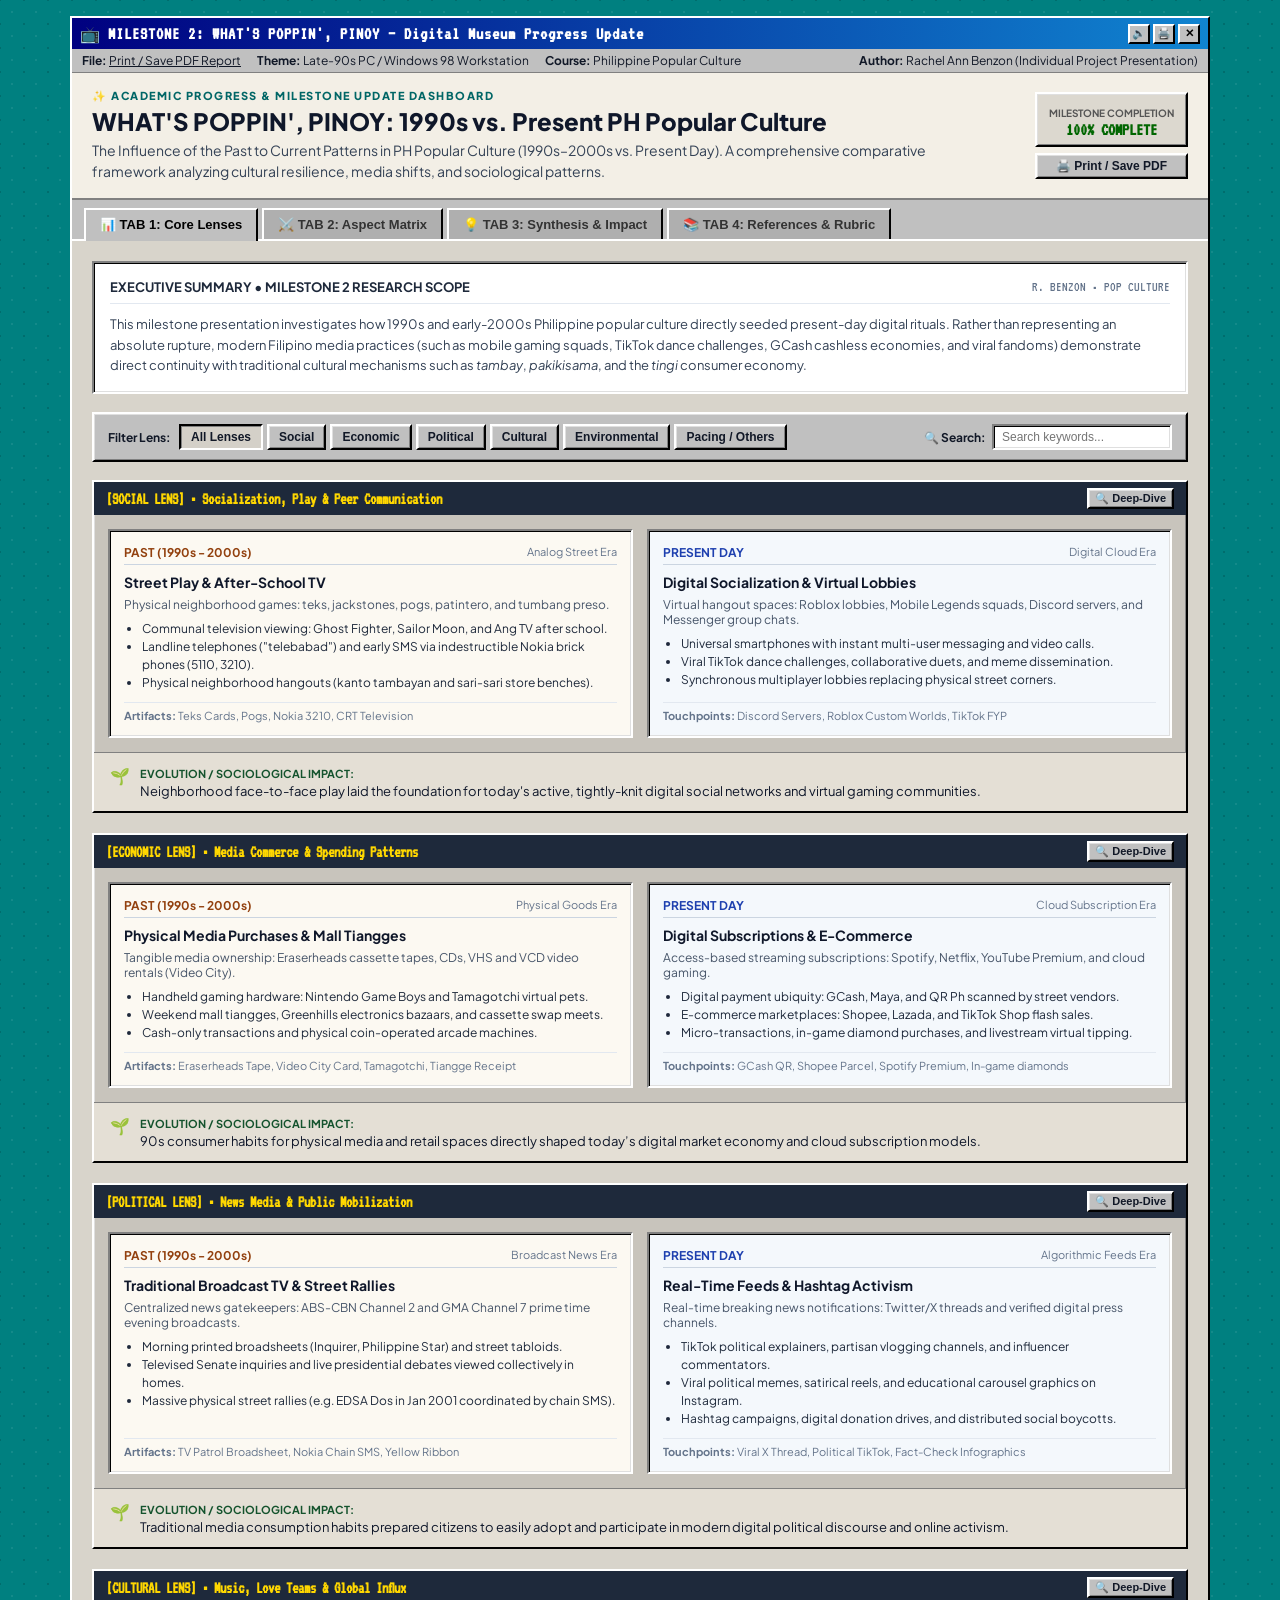
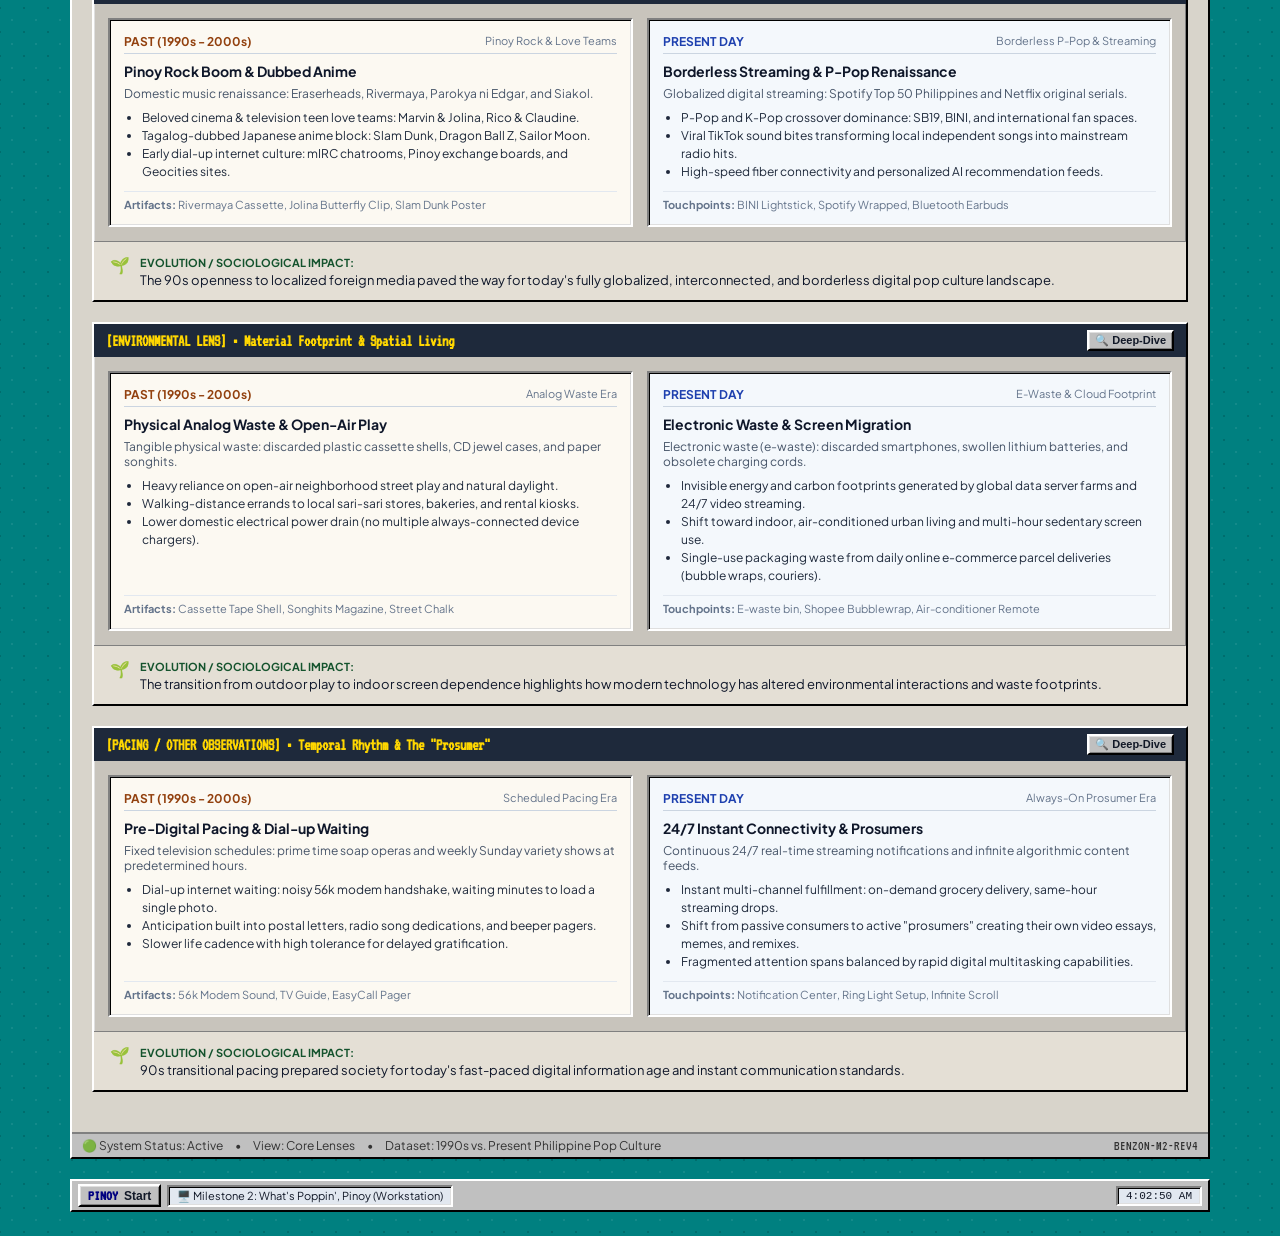
<file: standalone_dashboard.html>
<!DOCTYPE html>
<html lang="en">
<head>
  <meta charset="UTF-8">
  <meta name="viewport" content="width=device-width, initial-scale=1.0">
  <title>WHAT'S POPPIN', PINOY: 1990s vs. Present PH Popular Culture - Milestone 2 Dashboard</title>
  <meta name="description" content="Milestone 2: Interactive Progress & Milestone Update Dashboard for 'WHAT'S POPPIN', PINOY: 1990s vs. Present PH Popular Culture' by Rachel Ann Benzon.">
  <link rel="preconnect" href="https://fonts.googleapis.com">
  <link rel="preconnect" href="https://fonts.gstatic.com" crossorigin>
  <link href="https://fonts.googleapis.com/css2?family=Plus+Jakarta+Sans:wght@400;500;600;700;800&family=VT323&display=swap" rel="stylesheet">
  <style>
    * {
      box-sizing: border-box;
      margin: 0;
      padding: 0;
    }

    :root {
      --retro-bg: #008080;
      --retro-gray: #c0c0c0;
      --retro-dark: #000000;
      --retro-gray-shadow: #808080;
      --retro-light: #ffffff;
      --retro-blue-1: #000080;
      --retro-blue-2: #1084d0;
    }

    body {
      font-family: 'Plus Jakarta Sans', system-ui, -apple-system, sans-serif;
      background-color: var(--retro-bg);
      background-image: 
        radial-gradient(rgba(255, 255, 255, 0.08) 1px, transparent 0),
        radial-gradient(rgba(0, 0, 0, 0.15) 1px, #008080 0);
      background-size: 24px 24px;
      background-position: 0 0, 12px 12px;
      color: #111827;
      min-height: 100vh;
      padding: 16px 12px 24px 12px;
      display: flex;
      flex-direction: column;
      align-items: center;
      justify-content: space-between;
    }

    .font-pixel {
      font-family: 'VT323', monospace;
    }

    /* Classic Windows 95/98 3D Beveled Borders */
    .retro-window {
      background-color: var(--retro-gray);
      border-top: 2px solid #ffffff;
      border-left: 2px solid #ffffff;
      border-right: 2px solid #000000;
      border-bottom: 2px solid #000000;
      box-shadow: inset 1px 1px 0px #dfdfdf, inset -1px -1px 0px #808080;
      width: 100%;
      max-width: 1140px;
      overflow: hidden;
      margin-bottom: 20px;
    }

    .retro-sunken {
      background-color: #ffffff;
      border-top: 2px solid #808080;
      border-left: 2px solid #808080;
      border-right: 2px solid #ffffff;
      border-bottom: 2px solid #ffffff;
      box-shadow: inset 1px 1px 0px #000000, inset -1px -1px 0px #dfdfdf;
    }

    .retro-btn {
      background-color: var(--retro-gray);
      border-top: 2px solid #ffffff;
      border-left: 2px solid #ffffff;
      border-right: 2px solid #000000;
      border-bottom: 2px solid #000000;
      box-shadow: inset 1px 1px 0px #dfdfdf, inset -1px -1px 0px #808080;
      cursor: pointer;
      user-select: none;
      padding: 4px 10px;
      font-size: 12px;
      font-weight: 600;
      display: inline-flex;
      align-items: center;
      gap: 6px;
      color: #111827;
      text-decoration: none;
    }

    .retro-btn:active, .retro-btn.active {
      border-top: 2px solid #000000;
      border-left: 2px solid #000000;
      border-right: 2px solid #ffffff;
      border-bottom: 2px solid #ffffff;
      box-shadow: inset 1px 1px 0px #808080;
      background-color: #d4d0c8;
    }

    .retro-titlebar {
      background: linear-gradient(90deg, #000080, #1084d0);
      color: #ffffff;
      padding: 5px 8px;
      display: flex;
      align-items: center;
      justify-content: space-between;
      user-select: none;
    }

    .retro-title-buttons {
      display: flex;
      gap: 3px;
    }

    .retro-title-btn {
      width: 22px;
      height: 20px;
      background: #c0c0c0;
      border-top: 2px solid #ffffff;
      border-left: 2px solid #ffffff;
      border-right: 2px solid #000000;
      border-bottom: 2px solid #000000;
      font-size: 11px;
      font-weight: bold;
      display: flex;
      align-items: center;
      justify-content: center;
      cursor: pointer;
      color: #000;
    }

    .retro-menubar {
      background-color: #c0c0c0;
      border-bottom: 1px solid #808080;
      padding: 4px 10px;
      font-size: 12px;
      display: flex;
      justify-content: space-between;
      align-items: center;
      flex-wrap: wrap;
      gap: 8px;
    }

    .retro-menubar-items {
      display: flex;
      gap: 16px;
      align-items: center;
    }

    .retro-header-banner {
      background-color: #f3efe6;
      border-bottom: 2px solid #808080;
      padding: 16px 20px;
      display: flex;
      flex-direction: column;
      gap: 10px;
    }

    @media (min-width: 768px) {
      .retro-header-banner {
        flex-direction: row;
        justify-content: space-between;
        align-items: center;
      }
    }

    .retro-tabs-strip {
      background-color: #c0c0c0;
      padding: 8px 12px 0 12px;
      display: flex;
      flex-wrap: wrap;
      gap: 4px;
      border-bottom: 2px solid #ffffff;
    }

    .retro-tab-item {
      background-color: #afafaf;
      border-top: 2px solid #ffffff;
      border-left: 2px solid #ffffff;
      border-right: 2px solid #000000;
      border-bottom: none;
      padding: 7px 14px;
      font-size: 13px;
      font-weight: 700;
      cursor: pointer;
      user-select: none;
      color: #333333;
      transition: background 0.1s;
    }

    .retro-tab-item.active {
      background-color: #c0c0c0;
      color: #000000;
      margin-bottom: -2px;
      padding-bottom: 9px;
      z-index: 2;
    }

    .retro-canvas {
      background-color: #d8d4cb;
      padding: 20px;
      min-height: 520px;
    }

    .lens-card {
      background-color: #c8c4bc;
      margin-bottom: 20px;
    }

    .lens-header {
      background-color: #1e293b;
      color: #ffffff;
      padding: 6px 12px;
      display: flex;
      justify-content: space-between;
      align-items: center;
      font-size: 12px;
    }

    .lens-grid {
      display: grid;
      grid-template-columns: 1fr;
      gap: 14px;
      padding: 14px;
    }

    @media (min-width: 768px) {
      .lens-grid {
        grid-template-columns: 1fr 1fr;
      }
    }

    .lens-col {
      padding: 14px;
      display: flex;
      flex-direction: column;
      justify-content: space-between;
    }

    .col-past {
      background-color: #fcf9f2;
    }

    .col-present {
      background-color: #f4f8fc;
    }

    .lens-evolution {
      background-color: #e4dfd5;
      padding: 12px 16px;
      border-top: 1px solid #808080;
      font-size: 13px;
      display: flex;
      gap: 10px;
      align-items: flex-start;
    }

    .retro-statusbar {
      background-color: #c0c0c0;
      border-top: 2px solid #808080;
      padding: 4px 10px;
      font-size: 12px;
      color: #333333;
      display: flex;
      justify-content: space-between;
      flex-wrap: wrap;
      gap: 8px;
    }

    .taskbar {
      width: 100%;
      max-width: 1140px;
      background-color: #c0c0c0;
      border-top: 2px solid #ffffff;
      border-left: 2px solid #ffffff;
      border-right: 2px solid #000000;
      border-bottom: 2px solid #000000;
      padding: 3px 6px;
      display: flex;
      align-items: center;
      justify-content: space-between;
      font-size: 12px;
    }

    /* Modal Backdrop */
    .retro-modal-backdrop {
      display: none;
      position: fixed;
      top: 0;
      left: 0;
      right: 0;
      bottom: 0;
      background: rgba(0, 0, 0, 0.6);
      z-index: 999;
      align-items: center;
      justify-content: center;
      padding: 16px;
    }

    .retro-modal-backdrop.show {
      display: flex;
    }

    .retro-modal-window {
      background-color: #c0c0c0;
      width: 100%;
      max-width: 650px;
      max-height: 85vh;
      display: flex;
      flex-direction: column;
      overflow: hidden;
    }

    .modal-body {
      padding: 16px;
      overflow-y: auto;
      background-color: #dcd8cf;
      font-size: 13px;
      line-height: 1.6;
    }

    /* Print styles */
    @media print {
      body {
        background: #ffffff !important;
        color: #000000 !important;
        padding: 0 !important;
      }
      .no-print, .retro-tabs-strip, .taskbar, .retro-menubar, .filter-strip {
        display: none !important;
      }
      .retro-window {
        border: none !important;
        box-shadow: none !important;
        max-width: 100% !important;
      }
      .tab-content {
        display: block !important;
        page-break-after: always;
      }
    }
  </style>
</head>
<body>

  <!-- Main Workstation Window -->
  <main class="retro-window">
    
    <!-- Titlebar -->
    <div class="retro-titlebar">
      <div style="display: flex; align-items: center; gap: 8px;">
        <span style="color: #ffd700;">📺</span>
        <span class="font-pixel" style="font-size: 18px; font-weight: bold; letter-spacing: 1px;">
          MILESTONE 2: WHAT'S POPPIN', PINOY — Digital Museum Progress Update
        </span>
      </div>
      <div class="retro-title-buttons no-print">
        <button class="retro-title-btn" onclick="toggleAudio()" id="soundBtn" title="Toggle 90s Sound Effects">🔊</button>
        <button class="retro-title-btn" onclick="window.print()" title="Print / Save PDF">🖨️</button>
        <button class="retro-title-btn" onclick="alert('Workstation running in active museum review mode.')">✕</button>
      </div>
    </div>

    <!-- Retro Menubar -->
    <div class="retro-menubar no-print">
      <div class="retro-menubar-items">
        <span><strong>File:</strong> <a href="javascript:window.print()" style="color: inherit; text-decoration: underline;">Print / Save PDF Report</a></span>
        <span><strong>Theme:</strong> Late-90s PC / Windows 98 Workstation</span>
        <span><strong>Course:</strong> Philippine Popular Culture</span>
      </div>
      <div>
        <span><strong>Author:</strong> Rachel Ann Benzon (Individual Project Presentation)</span>
      </div>
    </div>

    <!-- Header Banner -->
    <header class="retro-header-banner">
      <div>
        <div style="font-size: 11px; text-transform: uppercase; font-weight: 800; color: #006666; letter-spacing: 1.5px; margin-bottom: 4px;">
          ✨ ACADEMIC PROGRESS & MILESTONE UPDATE DASHBOARD
        </div>
        <h1 style="font-size: 24px; font-weight: 800; color: #0f172a; line-height: 1.2;">
          WHAT'S POPPIN', PINOY: 1990s vs. Present PH Popular Culture
        </h1>
        <p style="font-size: 14px; color: #334155; margin-top: 4px; max-width: 850px; line-height: 1.5;">
          The Influence of the Past to Current Patterns in PH Popular Culture (1990s–2000s vs. Present Day).
          A comprehensive comparative framework analyzing cultural resilience, media shifts, and sociological patterns.
        </p>
      </div>
      <div style="display: flex; flex-direction: column; gap: 6px; align-items: flex-start;">
        <div class="retro-window" style="margin: 0; padding: 6px 12px; background: #dcd8cf; text-align: center;">
          <span style="font-size: 10px; font-weight: bold; color: #555; text-transform: uppercase;">Milestone Completion</span>
          <div class="font-pixel" style="font-size: 18px; font-weight: bold; color: #006600;">100% COMPLETE</div>
        </div>
        <button class="retro-btn no-print" onclick="window.print()" style="width: 100%; justify-content: center;">
          🖨️ Print / Save PDF
        </button>
      </div>
    </header>

    <!-- Navigation Tabs Strip -->
    <nav class="retro-tabs-strip no-print">
      <button class="retro-tab-item active" onclick="switchTab('tab1', this)">
        📊 TAB 1: Core Lenses
      </button>
      <button class="retro-tab-item" onclick="switchTab('tab2', this)">
        ⚔️ TAB 2: Aspect Matrix
      </button>
      <button class="retro-tab-item" onclick="switchTab('tab3', this)">
        💡 TAB 3: Synthesis & Impact
      </button>
      <button class="retro-tab-item" onclick="switchTab('tab4', this)">
        📚 TAB 4: References & Rubric
      </button>
    </nav>

    <!-- Canvas Area -->
    <div class="retro-canvas">
      
      <!-- ======================================================== -->
      <!-- TAB 1: EXECUTIVE SUMMARY & CORE LENSES                   -->
      <!-- ======================================================== -->
      <section id="tab1" class="tab-content">
        <!-- Summary Box -->
        <div class="retro-sunken" style="padding: 16px; margin-bottom: 18px;">
          <div style="display: flex; justify-content: space-between; align-items: center; border-bottom: 1px solid #e2e8f0; padding-bottom: 8px; margin-bottom: 10px;">
            <strong style="font-size: 13px; text-transform: uppercase; color: #1e293b;">
              Executive Summary • Milestone 2 Research Scope
            </strong>
            <span class="font-pixel" style="font-size: 14px; color: #64748b;">R. BENZON • POP CULTURE</span>
          </div>
          <p style="font-size: 13px; color: #334155; line-height: 1.6;">
            This milestone presentation investigates how 1990s and early-2000s Philippine popular culture directly seeded present-day digital rituals.
            Rather than representing an absolute rupture, modern Filipino media practices (such as mobile gaming squads, TikTok dance challenges, GCash cashless economies, and viral fandoms)
            demonstrate direct continuity with traditional cultural mechanisms such as <em>tambay</em>, <em>pakikisama</em>, and the <em>tingi</em> consumer economy.
          </p>
        </div>

        <!-- Filter & Search Toolbar -->
        <div class="filter-strip retro-window no-print" style="margin-bottom: 18px; padding: 10px 14px; background: #c0c0c0; display: flex; flex-wrap: wrap; gap: 10px; justify-content: space-between; align-items: center;">
          <div style="display: flex; gap: 4px; align-items: center; flex-wrap: wrap;">
            <span style="font-size: 12px; font-weight: bold; margin-right: 4px;">Filter Lens:</span>
            <button class="retro-btn active" onclick="filterLens('all', this)">All Lenses</button>
            <button class="retro-btn" onclick="filterLens('social', this)">Social</button>
            <button class="retro-btn" onclick="filterLens('economic', this)">Economic</button>
            <button class="retro-btn" onclick="filterLens('political', this)">Political</button>
            <button class="retro-btn" onclick="filterLens('cultural', this)">Cultural</button>
            <button class="retro-btn" onclick="filterLens('environmental', this)">Environmental</button>
            <button class="retro-btn" onclick="filterLens('pacing', this)">Pacing / Others</button>
          </div>
          <div style="display: flex; align-items: center; gap: 6px;">
            <span style="font-size: 12px; font-weight: bold;">🔍 Search:</span>
            <input type="text" id="lensSearch" onkeyup="searchLenses()" placeholder="Search keywords..." class="retro-sunken" style="padding: 4px 8px; font-size: 12px; width: 180px;">
          </div>
        </div>

        <!-- Cards Container -->
        <div id="lensesContainer">
          
          <!-- SOCIAL LENS -->
          <article class="lens-card retro-window" data-lens="social">
            <div class="lens-header">
              <span class="font-pixel" style="font-size: 16px; color: #ffd700; font-weight: bold;">[SOCIAL LENS] • Socialization, Play & Peer Communication</span>
              <button class="retro-btn no-print" onclick="openModal('social')" style="padding: 2px 6px; font-size: 11px;">🔍 Deep-Dive</button>
            </div>
            <div class="lens-grid">
              <div class="lens-col col-past retro-sunken">
                <div>
                  <div style="display: flex; justify-content: space-between; border-bottom: 1px solid #cbd5e1; padding-bottom: 4px; margin-bottom: 8px;">
                    <strong style="color: #92400e; font-size: 12px;">PAST (1990s - 2000s)</strong>
                    <span style="font-size: 11px; color: #64748b;">Analog Street Era</span>
                  </div>
                  <h3 style="font-size: 14px; font-weight: 700; margin-bottom: 6px; color: #0f172a;">Street Play & After-School TV</h3>
                  <p style="font-size: 12px; color: #475569; margin-bottom: 8px;">Physical neighborhood games: teks, jackstones, pogs, patintero, and tumbang preso.</p>
                  <ul style="font-size: 12px; color: #1e293b; padding-left: 18px; line-height: 1.5;">
                    <li>Communal television viewing: Ghost Fighter, Sailor Moon, and Ang TV after school.</li>
                    <li>Landline telephones ("telebabad") and early SMS via indestructible Nokia brick phones (5110, 3210).</li>
                    <li>Physical neighborhood hangouts (kanto tambayan and sari-sari store benches).</li>
                  </ul>
                </div>
                <div style="margin-top: 10px; font-size: 11px; color: #64748b; border-top: 1px solid #e2e8f0; padding-top: 6px;">
                  <strong>Artifacts:</strong> Teks Cards, Pogs, Nokia 3210, CRT Television
                </div>
              </div>
              <div class="lens-col col-present retro-sunken">
                <div>
                  <div style="display: flex; justify-content: space-between; border-bottom: 1px solid #cbd5e1; padding-bottom: 4px; margin-bottom: 8px;">
                    <strong style="color: #1e40af; font-size: 12px;">PRESENT DAY</strong>
                    <span style="font-size: 11px; color: #64748b;">Digital Cloud Era</span>
                  </div>
                  <h3 style="font-size: 14px; font-weight: 700; margin-bottom: 6px; color: #0f172a;">Digital Socialization & Virtual Lobbies</h3>
                  <p style="font-size: 12px; color: #475569; margin-bottom: 8px;">Virtual hangout spaces: Roblox lobbies, Mobile Legends squads, Discord servers, and Messenger group chats.</p>
                  <ul style="font-size: 12px; color: #1e293b; padding-left: 18px; line-height: 1.5;">
                    <li>Universal smartphones with instant multi-user messaging and video calls.</li>
                    <li>Viral TikTok dance challenges, collaborative duets, and meme dissemination.</li>
                    <li>Synchronous multiplayer lobbies replacing physical street corners.</li>
                  </ul>
                </div>
                <div style="margin-top: 10px; font-size: 11px; color: #64748b; border-top: 1px solid #e2e8f0; padding-top: 6px;">
                  <strong>Touchpoints:</strong> Discord Servers, Roblox Custom Worlds, TikTok FYP
                </div>
              </div>
            </div>
            <div class="lens-evolution">
              <span style="color: #166534; font-size: 16px;">🌱</span>
              <div>
                <strong style="color: #14532d; font-size: 11px; text-transform: uppercase;">Evolution / Sociological Impact:</strong>
                <p style="color: #0f172a; margin-top: 2px;">
                  Neighborhood face-to-face play laid the foundation for today's active, tightly-knit digital social networks and virtual gaming communities.
                </p>
              </div>
            </div>
          </article>

          <!-- ECONOMIC LENS -->
          <article class="lens-card retro-window" data-lens="economic">
            <div class="lens-header">
              <span class="font-pixel" style="font-size: 16px; color: #ffd700; font-weight: bold;">[ECONOMIC LENS] • Media Commerce & Spending Patterns</span>
              <button class="retro-btn no-print" onclick="openModal('economic')" style="padding: 2px 6px; font-size: 11px;">🔍 Deep-Dive</button>
            </div>
            <div class="lens-grid">
              <div class="lens-col col-past retro-sunken">
                <div>
                  <div style="display: flex; justify-content: space-between; border-bottom: 1px solid #cbd5e1; padding-bottom: 4px; margin-bottom: 8px;">
                    <strong style="color: #92400e; font-size: 12px;">PAST (1990s - 2000s)</strong>
                    <span style="font-size: 11px; color: #64748b;">Physical Goods Era</span>
                  </div>
                  <h3 style="font-size: 14px; font-weight: 700; margin-bottom: 6px; color: #0f172a;">Physical Media Purchases & Mall Tiangges</h3>
                  <p style="font-size: 12px; color: #475569; margin-bottom: 8px;">Tangible media ownership: Eraserheads cassette tapes, CDs, VHS and VCD video rentals (Video City).</p>
                  <ul style="font-size: 12px; color: #1e293b; padding-left: 18px; line-height: 1.5;">
                    <li>Handheld gaming hardware: Nintendo Game Boys and Tamagotchi virtual pets.</li>
                    <li>Weekend mall tiangges, Greenhills electronics bazaars, and cassette swap meets.</li>
                    <li>Cash-only transactions and physical coin-operated arcade machines.</li>
                  </ul>
                </div>
                <div style="margin-top: 10px; font-size: 11px; color: #64748b; border-top: 1px solid #e2e8f0; padding-top: 6px;">
                  <strong>Artifacts:</strong> Eraserheads Tape, Video City Card, Tamagotchi, Tiangge Receipt
                </div>
              </div>
              <div class="lens-col col-present retro-sunken">
                <div>
                  <div style="display: flex; justify-content: space-between; border-bottom: 1px solid #cbd5e1; padding-bottom: 4px; margin-bottom: 8px;">
                    <strong style="color: #1e40af; font-size: 12px;">PRESENT DAY</strong>
                    <span style="font-size: 11px; color: #64748b;">Cloud Subscription Era</span>
                  </div>
                  <h3 style="font-size: 14px; font-weight: 700; margin-bottom: 6px; color: #0f172a;">Digital Subscriptions & E-Commerce</h3>
                  <p style="font-size: 12px; color: #475569; margin-bottom: 8px;">Access-based streaming subscriptions: Spotify, Netflix, YouTube Premium, and cloud gaming.</p>
                  <ul style="font-size: 12px; color: #1e293b; padding-left: 18px; line-height: 1.5;">
                    <li>Digital payment ubiquity: GCash, Maya, and QR Ph scanned by street vendors.</li>
                    <li>E-commerce marketplaces: Shopee, Lazada, and TikTok Shop flash sales.</li>
                    <li>Micro-transactions, in-game diamond purchases, and livestream virtual tipping.</li>
                  </ul>
                </div>
                <div style="margin-top: 10px; font-size: 11px; color: #64748b; border-top: 1px solid #e2e8f0; padding-top: 6px;">
                  <strong>Touchpoints:</strong> GCash QR, Shopee Parcel, Spotify Premium, In-game diamonds
                </div>
              </div>
            </div>
            <div class="lens-evolution">
              <span style="color: #166534; font-size: 16px;">🌱</span>
              <div>
                <strong style="color: #14532d; font-size: 11px; text-transform: uppercase;">Evolution / Sociological Impact:</strong>
                <p style="color: #0f172a; margin-top: 2px;">
                  90s consumer habits for physical media and retail spaces directly shaped today’s digital market economy and cloud subscription models.
                </p>
              </div>
            </div>
          </article>

          <!-- POLITICAL LENS -->
          <article class="lens-card retro-window" data-lens="political">
            <div class="lens-header">
              <span class="font-pixel" style="font-size: 16px; color: #ffd700; font-weight: bold;">[POLITICAL LENS] • News Media & Public Mobilization</span>
              <button class="retro-btn no-print" onclick="openModal('political')" style="padding: 2px 6px; font-size: 11px;">🔍 Deep-Dive</button>
            </div>
            <div class="lens-grid">
              <div class="lens-col col-past retro-sunken">
                <div>
                  <div style="display: flex; justify-content: space-between; border-bottom: 1px solid #cbd5e1; padding-bottom: 4px; margin-bottom: 8px;">
                    <strong style="color: #92400e; font-size: 12px;">PAST (1990s - 2000s)</strong>
                    <span style="font-size: 11px; color: #64748b;">Broadcast News Era</span>
                  </div>
                  <h3 style="font-size: 14px; font-weight: 700; margin-bottom: 6px; color: #0f172a;">Traditional Broadcast TV & Street Rallies</h3>
                  <p style="font-size: 12px; color: #475569; margin-bottom: 8px;">Centralized news gatekeepers: ABS-CBN Channel 2 and GMA Channel 7 prime time evening broadcasts.</p>
                  <ul style="font-size: 12px; color: #1e293b; padding-left: 18px; line-height: 1.5;">
                    <li>Morning printed broadsheets (Inquirer, Philippine Star) and street tabloids.</li>
                    <li>Televised Senate inquiries and live presidential debates viewed collectively in homes.</li>
                    <li>Massive physical street rallies (e.g. EDSA Dos in Jan 2001 coordinated by chain SMS).</li>
                  </ul>
                </div>
                <div style="margin-top: 10px; font-size: 11px; color: #64748b; border-top: 1px solid #e2e8f0; padding-top: 6px;">
                  <strong>Artifacts:</strong> TV Patrol Broadsheet, Nokia Chain SMS, Yellow Ribbon
                </div>
              </div>
              <div class="lens-col col-present retro-sunken">
                <div>
                  <div style="display: flex; justify-content: space-between; border-bottom: 1px solid #cbd5e1; padding-bottom: 4px; margin-bottom: 8px;">
                    <strong style="color: #1e40af; font-size: 12px;">PRESENT DAY</strong>
                    <span style="font-size: 11px; color: #64748b;">Algorithmic Feeds Era</span>
                  </div>
                  <h3 style="font-size: 14px; font-weight: 700; margin-bottom: 6px; color: #0f172a;">Real-Time Feeds & Hashtag Activism</h3>
                  <p style="font-size: 12px; color: #475569; margin-bottom: 8px;">Real-time breaking news notifications: Twitter/X threads and verified digital press channels.</p>
                  <ul style="font-size: 12px; color: #1e293b; padding-left: 18px; line-height: 1.5;">
                    <li>TikTok political explainers, partisan vlogging channels, and influencer commentators.</li>
                    <li>Viral political memes, satirical reels, and educational carousel graphics on Instagram.</li>
                    <li>Hashtag campaigns, digital donation drives, and distributed social boycotts.</li>
                  </ul>
                </div>
                <div style="margin-top: 10px; font-size: 11px; color: #64748b; border-top: 1px solid #e2e8f0; padding-top: 6px;">
                  <strong>Touchpoints:</strong> Viral X Thread, Political TikTok, Fact-Check Infographics
                </div>
              </div>
            </div>
            <div class="lens-evolution">
              <span style="color: #166534; font-size: 16px;">🌱</span>
              <div>
                <strong style="color: #14532d; font-size: 11px; text-transform: uppercase;">Evolution / Sociological Impact:</strong>
                <p style="color: #0f172a; margin-top: 2px;">
                  Traditional media consumption habits prepared citizens to easily adopt and participate in modern digital political discourse and online activism.
                </p>
              </div>
            </div>
          </article>

          <!-- CULTURAL LENS -->
          <article class="lens-card retro-window" data-lens="cultural">
            <div class="lens-header">
              <span class="font-pixel" style="font-size: 16px; color: #ffd700; font-weight: bold;">[CULTURAL LENS] • Music, Love Teams & Global Influx</span>
              <button class="retro-btn no-print" onclick="openModal('cultural')" style="padding: 2px 6px; font-size: 11px;">🔍 Deep-Dive</button>
            </div>
            <div class="lens-grid">
              <div class="lens-col col-past retro-sunken">
                <div>
                  <div style="display: flex; justify-content: space-between; border-bottom: 1px solid #cbd5e1; padding-bottom: 4px; margin-bottom: 8px;">
                    <strong style="color: #92400e; font-size: 12px;">PAST (1990s - 2000s)</strong>
                    <span style="font-size: 11px; color: #64748b;">Pinoy Rock & Love Teams</span>
                  </div>
                  <h3 style="font-size: 14px; font-weight: 700; margin-bottom: 6px; color: #0f172a;">Pinoy Rock Boom & Dubbed Anime</h3>
                  <p style="font-size: 12px; color: #475569; margin-bottom: 8px;">Domestic music renaissance: Eraserheads, Rivermaya, Parokya ni Edgar, and Siakol.</p>
                  <ul style="font-size: 12px; color: #1e293b; padding-left: 18px; line-height: 1.5;">
                    <li>Beloved cinema & television teen love teams: Marvin & Jolina, Rico & Claudine.</li>
                    <li>Tagalog-dubbed Japanese anime block: Slam Dunk, Dragon Ball Z, Sailor Moon.</li>
                    <li>Early dial-up internet culture: mIRC chatrooms, Pinoy exchange boards, and Geocities sites.</li>
                  </ul>
                </div>
                <div style="margin-top: 10px; font-size: 11px; color: #64748b; border-top: 1px solid #e2e8f0; padding-top: 6px;">
                  <strong>Artifacts:</strong> Rivermaya Cassette, Jolina Butterfly Clip, Slam Dunk Poster
                </div>
              </div>
              <div class="lens-col col-present retro-sunken">
                <div>
                  <div style="display: flex; justify-content: space-between; border-bottom: 1px solid #cbd5e1; padding-bottom: 4px; margin-bottom: 8px;">
                    <strong style="color: #1e40af; font-size: 12px;">PRESENT DAY</strong>
                    <span style="font-size: 11px; color: #64748b;">Borderless P-Pop & Streaming</span>
                  </div>
                  <h3 style="font-size: 14px; font-weight: 700; margin-bottom: 6px; color: #0f172a;">Borderless Streaming & P-Pop Renaissance</h3>
                  <p style="font-size: 12px; color: #475569; margin-bottom: 8px;">Globalized digital streaming: Spotify Top 50 Philippines and Netflix original serials.</p>
                  <ul style="font-size: 12px; color: #1e293b; padding-left: 18px; line-height: 1.5;">
                    <li>P-Pop and K-Pop crossover dominance: SB19, BINI, and international fan spaces.</li>
                    <li>Viral TikTok sound bites transforming local independent songs into mainstream radio hits.</li>
                    <li>High-speed fiber connectivity and personalized AI recommendation feeds.</li>
                  </ul>
                </div>
                <div style="margin-top: 10px; font-size: 11px; color: #64748b; border-top: 1px solid #e2e8f0; padding-top: 6px;">
                  <strong>Touchpoints:</strong> BINI Lightstick, Spotify Wrapped, Bluetooth Earbuds
                </div>
              </div>
            </div>
            <div class="lens-evolution">
              <span style="color: #166534; font-size: 16px;">🌱</span>
              <div>
                <strong style="color: #14532d; font-size: 11px; text-transform: uppercase;">Evolution / Sociological Impact:</strong>
                <p style="color: #0f172a; margin-top: 2px;">
                  The 90s openness to localized foreign media paved the way for today's fully globalized, interconnected, and borderless digital pop culture landscape.
                </p>
              </div>
            </div>
          </article>

          <!-- ENVIRONMENTAL LENS -->
          <article class="lens-card retro-window" data-lens="environmental">
            <div class="lens-header">
              <span class="font-pixel" style="font-size: 16px; color: #ffd700; font-weight: bold;">[ENVIRONMENTAL LENS] • Material Footprint & Spatial Living</span>
              <button class="retro-btn no-print" onclick="openModal('environmental')" style="padding: 2px 6px; font-size: 11px;">🔍 Deep-Dive</button>
            </div>
            <div class="lens-grid">
              <div class="lens-col col-past retro-sunken">
                <div>
                  <div style="display: flex; justify-content: space-between; border-bottom: 1px solid #cbd5e1; padding-bottom: 4px; margin-bottom: 8px;">
                    <strong style="color: #92400e; font-size: 12px;">PAST (1990s - 2000s)</strong>
                    <span style="font-size: 11px; color: #64748b;">Analog Waste Era</span>
                  </div>
                  <h3 style="font-size: 14px; font-weight: 700; margin-bottom: 6px; color: #0f172a;">Physical Analog Waste & Open-Air Play</h3>
                  <p style="font-size: 12px; color: #475569; margin-bottom: 8px;">Tangible physical waste: discarded plastic cassette shells, CD jewel cases, and paper songhits.</p>
                  <ul style="font-size: 12px; color: #1e293b; padding-left: 18px; line-height: 1.5;">
                    <li>Heavy reliance on open-air neighborhood street play and natural daylight.</li>
                    <li>Walking-distance errands to local sari-sari stores, bakeries, and rental kiosks.</li>
                    <li>Lower domestic electrical power drain (no multiple always-connected device chargers).</li>
                  </ul>
                </div>
                <div style="margin-top: 10px; font-size: 11px; color: #64748b; border-top: 1px solid #e2e8f0; padding-top: 6px;">
                  <strong>Artifacts:</strong> Cassette Tape Shell, Songhits Magazine, Street Chalk
                </div>
              </div>
              <div class="lens-col col-present retro-sunken">
                <div>
                  <div style="display: flex; justify-content: space-between; border-bottom: 1px solid #cbd5e1; padding-bottom: 4px; margin-bottom: 8px;">
                    <strong style="color: #1e40af; font-size: 12px;">PRESENT DAY</strong>
                    <span style="font-size: 11px; color: #64748b;">E-Waste & Cloud Footprint</span>
                  </div>
                  <h3 style="font-size: 14px; font-weight: 700; margin-bottom: 6px; color: #0f172a;">Electronic Waste & Screen Migration</h3>
                  <p style="font-size: 12px; color: #475569; margin-bottom: 8px;">Electronic waste (e-waste): discarded smartphones, swollen lithium batteries, and obsolete charging cords.</p>
                  <ul style="font-size: 12px; color: #1e293b; padding-left: 18px; line-height: 1.5;">
                    <li>Invisible energy and carbon footprints generated by global data server farms and 24/7 video streaming.</li>
                    <li>Shift toward indoor, air-conditioned urban living and multi-hour sedentary screen use.</li>
                    <li>Single-use packaging waste from daily online e-commerce parcel deliveries (bubble wraps, couriers).</li>
                  </ul>
                </div>
                <div style="margin-top: 10px; font-size: 11px; color: #64748b; border-top: 1px solid #e2e8f0; padding-top: 6px;">
                  <strong>Touchpoints:</strong> E-waste bin, Shopee Bubblewrap, Air-conditioner Remote
                </div>
              </div>
            </div>
            <div class="lens-evolution">
              <span style="color: #166534; font-size: 16px;">🌱</span>
              <div>
                <strong style="color: #14532d; font-size: 11px; text-transform: uppercase;">Evolution / Sociological Impact:</strong>
                <p style="color: #0f172a; margin-top: 2px;">
                  The transition from outdoor play to indoor screen dependence highlights how modern technology has altered environmental interactions and waste footprints.
                </p>
              </div>
            </div>
          </article>

          <!-- PACING / OTHERS LENS -->
          <article class="lens-card retro-window" data-lens="pacing">
            <div class="lens-header">
              <span class="font-pixel" style="font-size: 16px; color: #ffd700; font-weight: bold;">[PACING / OTHER OBSERVATIONS] • Temporal Rhythm & The "Prosumer"</span>
              <button class="retro-btn no-print" onclick="openModal('pacing')" style="padding: 2px 6px; font-size: 11px;">🔍 Deep-Dive</button>
            </div>
            <div class="lens-grid">
              <div class="lens-col col-past retro-sunken">
                <div>
                  <div style="display: flex; justify-content: space-between; border-bottom: 1px solid #cbd5e1; padding-bottom: 4px; margin-bottom: 8px;">
                    <strong style="color: #92400e; font-size: 12px;">PAST (1990s - 2000s)</strong>
                    <span style="font-size: 11px; color: #64748b;">Scheduled Pacing Era</span>
                  </div>
                  <h3 style="font-size: 14px; font-weight: 700; margin-bottom: 6px; color: #0f172a;">Pre-Digital Pacing & Dial-up Waiting</h3>
                  <p style="font-size: 12px; color: #475569; margin-bottom: 8px;">Fixed television schedules: prime time soap operas and weekly Sunday variety shows at predetermined hours.</p>
                  <ul style="font-size: 12px; color: #1e293b; padding-left: 18px; line-height: 1.5;">
                    <li>Dial-up internet waiting: noisy 56k modem handshake, waiting minutes to load a single photo.</li>
                    <li>Anticipation built into postal letters, radio song dedications, and beeper pagers.</li>
                    <li>Slower life cadence with high tolerance for delayed gratification.</li>
                  </ul>
                </div>
                <div style="margin-top: 10px; font-size: 11px; color: #64748b; border-top: 1px solid #e2e8f0; padding-top: 6px;">
                  <strong>Artifacts:</strong> 56k Modem Sound, TV Guide, EasyCall Pager
                </div>
              </div>
              <div class="lens-col col-present retro-sunken">
                <div>
                  <div style="display: flex; justify-content: space-between; border-bottom: 1px solid #cbd5e1; padding-bottom: 4px; margin-bottom: 8px;">
                    <strong style="color: #1e40af; font-size: 12px;">PRESENT DAY</strong>
                    <span style="font-size: 11px; color: #64748b;">Always-On Prosumer Era</span>
                  </div>
                  <h3 style="font-size: 14px; font-weight: 700; margin-bottom: 6px; color: #0f172a;">24/7 Instant Connectivity & Prosumers</h3>
                  <p style="font-size: 12px; color: #475569; margin-bottom: 8px;">Continuous 24/7 real-time streaming notifications and infinite algorithmic content feeds.</p>
                  <ul style="font-size: 12px; color: #1e293b; padding-left: 18px; line-height: 1.5;">
                    <li>Instant multi-channel fulfillment: on-demand grocery delivery, same-hour streaming drops.</li>
                    <li>Shift from passive consumers to active "prosumers" creating their own video essays, memes, and remixes.</li>
                    <li>Fragmented attention spans balanced by rapid digital multitasking capabilities.</li>
                  </ul>
                </div>
                <div style="margin-top: 10px; font-size: 11px; color: #64748b; border-top: 1px solid #e2e8f0; padding-top: 6px;">
                  <strong>Touchpoints:</strong> Notification Center, Ring Light Setup, Infinite Scroll
                </div>
              </div>
            </div>
            <div class="lens-evolution">
              <span style="color: #166534; font-size: 16px;">🌱</span>
              <div>
                <strong style="color: #14532d; font-size: 11px; text-transform: uppercase;">Evolution / Sociological Impact:</strong>
                <p style="color: #0f172a; margin-top: 2px;">
                  90s transitional pacing prepared society for today's fast-paced digital information age and instant communication standards.
                </p>
              </div>
            </div>
          </article>

        </div>
      </section>

      <!-- ======================================================== -->
      <!-- TAB 2: SIDE-BY-SIDE ASPECT MATRIX                        -->
      <!-- ======================================================== -->
      <section id="tab2" class="tab-content" style="display: none;">
        <div class="retro-sunken" style="padding: 16px; margin-bottom: 18px;">
          <h2 style="font-size: 14px; text-transform: uppercase; font-weight: bold; color: #1e293b; margin-bottom: 6px;">
            Tripartite Aspect Matrix: Technology • Performance • Space
          </h2>
          <p style="font-size: 13px; color: #475569; line-height: 1.5;">
            To dissect the socio-cultural evolution of Filipino popular culture, this comparative matrix isolates three essential dimensions:
            the <strong> technological carriers</strong>, the <strong> performance modalities</strong>, and the <strong> social spaces</strong> where culture is enacted.
          </p>
        </div>

        <!-- 3 Aspect Cards -->
        <div style="display: flex; flex-direction: column; gap: 16px;">
          
          <!-- ASPECT 1: TECHNOLOGY -->
          <div class="retro-window">
            <div class="lens-header" style="background: #0f172a;">
              <span class="font-pixel" style="font-size: 16px; color: #38bdf8; font-weight: bold;">ASPECT 1: TECHNOLOGY & MEDIA CARRIERS</span>
              <span style="font-size: 11px; color: #94a3b8;">From Analog Scarcity to Algorithmic Cloud Abundance</span>
            </div>
            <div class="lens-grid">
              <div class="lens-col col-past retro-sunken">
                <strong style="color: #92400e; font-size: 12px; margin-bottom: 6px; display: block;">1990s Analog Hardware</strong>
                <p style="font-size: 12px; color: #334155; line-height: 1.5; margin-bottom: 8px;">
                  Information stored on discrete magnetic tapes, floppy disks, and heavy glass CRT tubes. Dial-up ISPs (Infocom, Mozcom) required acoustic 56k modems.
                </p>
                <div style="font-size: 11px; color: #475569;">
                  <strong>Key Artifacts:</strong> Cassette Walkman, VHS tapes, 1.44MB Floppy, Nokia 5110/3210 monochrome SMS.
                </div>
              </div>
              <div class="lens-col col-present retro-sunken">
                <strong style="color: #1e40af; font-size: 12px; margin-bottom: 6px; display: block;">Present Digital Cloud</strong>
                <p style="font-size: 12px; color: #334155; line-height: 1.5; margin-bottom: 8px;">
                  Information is weightless, instantaneous, and continuously synced across 5G/Fiber networks and algorithmic recommendation engines.
                </p>
                <div style="font-size: 11px; color: #475569;">
                  <strong>Key Artifacts:</strong> 5G OLED Smartphones, Spotify Cloud Playlists, Discord Channels, TWS Earbuds.
                </div>
              </div>
            </div>
            <div class="lens-evolution" style="background: #e2e8f0;">
              <strong>🔄 Mediating Transformation:</strong>
              <span>Shift from physical media scarcity and high tactile maintenance to infinite digital abundance where attention is the true scarce commodity.</span>
            </div>
          </div>

          <!-- ASPECT 2: PERFORMANCE -->
          <div class="retro-window">
            <div class="lens-header" style="background: #0f172a;">
              <span class="font-pixel" style="font-size: 16px; color: #38bdf8; font-weight: bold;">ASPECT 2: PERFORMANCE & STAGING</span>
              <span style="font-size: 11px; color: #94a3b8;">From Broadcast Monopolies to User-Generated Co-Creation</span>
            </div>
            <div class="lens-grid">
              <div class="lens-col col-past retro-sunken">
                <strong style="color: #92400e; font-size: 12px; margin-bottom: 6px; display: block;">1990s Centralized Variety & Gigs</strong>
                <p style="font-size: 12px; color: #334155; line-height: 1.5; margin-bottom: 8px;">
                  One-to-many broadcast staging. Entertainment was dictated by Sunday variety broadcasts (ASAP, GMA Supershow) and college campus rock tours.
                </p>
                <div style="font-size: 11px; color: #475569;">
                  <strong>Key Manifestations:</strong> Eraserheads & Rivermaya stadium concerts, primetime network soap operas, cinema love-team premiers.
                </div>
              </div>
              <div class="lens-col col-present retro-sunken">
                <strong style="color: #1e40af; font-size: 12px; margin-bottom: 6px; display: block;">Present Decentralized Creator Streams</strong>
                <p style="font-size: 12px; color: #334155; line-height: 1.5; margin-bottom: 8px;">
                  Many-to-many decentralized performance. Any youth with a smartphone can stage skits, live stream gaming, and participate in dance trends.
                </p>
                <div style="font-size: 11px; color: #475569;">
                  <strong>Key Manifestations:</strong> TikTok dance challenges, P-Pop fandom streaming parties (SB19, BINI), Twitch/FB Gaming livestreams.
                </div>
              </div>
            </div>
            <div class="lens-evolution" style="background: #e2e8f0;">
              <strong>🔄 Mediating Transformation:</strong>
              <span>Transition from passive viewers gazing at television stars to active participants who remix, duet, and dictate pop culture charts.</span>
            </div>
          </div>

          <!-- ASPECT 3: SPACE -->
          <div class="retro-window">
            <div class="lens-header" style="background: #0f172a;">
              <span class="font-pixel" style="font-size: 16px; color: #38bdf8; font-weight: bold;">ASPECT 3: SPACE & SOCIAL GEOGRAPHY</span>
              <span style="font-size: 11px; color: #94a3b8;">From Kanto Street Corners to Virtual Community Lobbies</span>
            </div>
            <div class="lens-grid">
              <div class="lens-col col-past retro-sunken">
                <strong style="color: #92400e; font-size: 12px; margin-bottom: 6px; display: block;">1990s Physical Tambayan</strong>
                <p style="font-size: 12px; color: #334155; line-height: 1.5; margin-bottom: 8px;">
                  Youth geography was physically rooted in the local street corner ("kanto"), the neighborhood sari-sari store bench, and mall corridors.
                </p>
                <div style="font-size: 11px; color: #475569;">
                  <strong>Key Sites:</strong> Barangay basketball asphalt courts, school corridor tambayan, SM Megamall tiangges.
                </div>
              </div>
              <div class="lens-col col-present retro-sunken">
                <strong style="color: #1e40af; font-size: 12px; margin-bottom: 6px; display: block;">Present Virtual "Tambayan" Lobbies</strong>
                <p style="font-size: 12px; color: #334155; line-height: 1.5; margin-bottom: 8px;">
                  Filipino youth gather across geographic borders inside custom Roblox maps, Discord voice lounges, and collaborative gaming squads.
                </p>
                <div style="font-size: 11px; color: #475569;">
                  <strong>Key Sites:</strong> Discord server lounges, Roblox Pinoy roleplay worlds, TikTok live comment sections.
                </div>
              </div>
            </div>
            <div class="lens-evolution" style="background: #e2e8f0;">
              <strong>🔄 Mediating Transformation:</strong>
              <span>The timeless Filipino cultural habit of "tambay" was not dismantled; it translocated effortlessly from the physical kanto to the virtual server.</span>
            </div>
          </div>

        </div>
      </section>

      <!-- ======================================================== -->
      <!-- TAB 3: SYNTHESIS & IMPACT DEDUCTIONS                     -->
      <!-- ======================================================== -->
      <section id="tab3" class="tab-content" style="display: none;">
        <div class="retro-sunken" style="padding: 16px; margin-bottom: 18px;">
          <h2 style="font-size: 14px; text-transform: uppercase; font-weight: bold; color: #1e293b; margin-bottom: 6px;">
            Synthesis & Impact Deductions • Key Sociological Theses
          </h2>
          <p style="font-size: 13px; color: #475569; line-height: 1.6;">
            A synthesis of our historical findings reveals four primary sociological deductions regarding the dialectical continuity between 1990s culture and modern Filipino digital life.
          </p>
        </div>

        <div style="display: grid; grid-template-columns: 1fr; gap: 16px;">
          
          <div class="retro-window">
            <div class="lens-header" style="background: #1e293b;">
              <span class="font-pixel" style="font-size: 16px; color: #ffd700;">DEDUCTION 01: DIALECTICAL CONTINUITY OF BARKADA & TAMBAY</span>
              <span style="font-size: 11px; color: #cbd5e1;">Sociological Continuity</span>
            </div>
            <div style="padding: 14px; background: #fff;">
              <div class="retro-sunken" style="padding: 8px; font-family: monospace; font-size: 12px; color: #047857; background: #ecfdf5; margin-bottom: 10px; font-weight: bold; text-align: center;">
                [1990s Kanto Street Tambayan] + [Mobile Cloud Connectivity] = [Virtual Discord & ML Squads]
              </div>
              <p style="font-size: 13px; color: #334155; line-height: 1.6;">
                Technological disruption did not dissolve communal youth traditions in the Philippines. Instead, deep-seated cultural mechanisms like <em>barkada</em> (peer solidarity) and <em>tambay</em> (communal leisure) provided the behavioral scaffolding that allowed Filipinos to become global leaders in social media and mobile gaming adoption.
              </p>
            </div>
          </div>

          <div class="retro-window">
            <div class="lens-header" style="background: #1e293b;">
              <span class="font-pixel" style="font-size: 16px; color: #ffd700;">DEDUCTION 02: THE "TINGI" ECONOMY GOES FINTECH</span>
              <span style="font-size: 11px; color: #cbd5e1;">Economic Adaptation</span>
            </div>
            <div style="padding: 14px; background: #fff;">
              <div class="retro-sunken" style="padding: 8px; font-family: monospace; font-size: 12px; color: #047857; background: #ecfdf5; margin-bottom: 10px; font-weight: bold; text-align: center;">
                [1990s Sari-Sari Store Sachets] + [Digital Mobile Wallets] = [GCash Cashless Tingi & Micro-Gaming]
              </div>
              <p style="font-size: 13px; color: #334155; line-height: 1.6;">
                The Philippine retail habit of <em>tingi</em> (buying items in single units rather than bulk) seamlessly translated into the digital age through prepaid data reloads, single-song micro-purchases, and GCash payments for street food vendors.
              </p>
            </div>
          </div>

          <div class="retro-window">
            <div class="lens-header" style="background: #1e293b;">
              <span class="font-pixel" style="font-size: 16px; color: #ffd700;">DEDUCTION 03: PASSIVE AUDIENCES TO CREATOR "PROSUMERS"</span>
              <span style="font-size: 11px; color: #cbd5e1;">Participatory Shift</span>
            </div>
            <div style="padding: 14px; background: #fff;">
              <div class="retro-sunken" style="padding: 8px; font-family: monospace; font-size: 12px; color: #047857; background: #ecfdf5; margin-bottom: 10px; font-weight: bold; text-align: center;">
                [1990s Fixed TV Broadcast Monopolies] + [TikTok & Reels Algorithms] = [Filipino User-Generated Culture]
              </div>
              <p style="font-size: 13px; color: #334155; line-height: 1.6;">
                While 90s Filipinos were passive viewers tethered to network television schedules, today's generation acts as "prosumers" who both consume and actively produce media, generating memes, remixes, and viral dances that influence global trends.
              </p>
            </div>
          </div>

          <div class="retro-window">
            <div class="lens-header" style="background: #1e293b;">
              <span class="font-pixel" style="font-size: 16px; color: #ffd700;">DEDUCTION 04: GLOCALIZATION AND THE P-POP EXPANSION</span>
              <span style="font-size: 11px; color: #cbd5e1;">Cultural Evolution</span>
            </div>
            <div style="padding: 14px; background: #fff;">
              <div class="retro-sunken" style="padding: 8px; font-family: monospace; font-size: 12px; color: #047857; background: #ecfdf5; margin-bottom: 10px; font-weight: bold; text-align: center;">
                [1990s Localized Foreign Dubs] + [Global Streaming Platforms] = [Internationally Competitive P-Pop (SB19, BINI)]
              </div>
              <p style="font-size: 13px; color: #334155; line-height: 1.6;">
                The 90s habit of localizing foreign media (Tagalog anime dubs) fostered a unique cultural hybridity. Today, that hybridity enables Philippine acts to synthesize world-class pop production with authentic Filipino lyricism and values.
              </p>
            </div>
          </div>

        </div>
      </section>

      <!-- ======================================================== -->
      <!-- TAB 4: ACADEMIC REFERENCES & SELF-ASSESSMENT             -->
      <!-- ======================================================== -->
      <section id="tab4" class="tab-content" style="display: none;">
        
        <!-- Academic Citations -->
        <div class="retro-window" style="margin-bottom: 18px;">
          <div class="lens-header" style="background: #14532d;">
            <span class="font-pixel" style="font-size: 16px; color: #86efac; font-weight: bold;">ACADEMIC REFERENCES & THEORETICAL CITATIONS</span>
            <span style="font-size: 11px; color: #dcfce7;">APA 7th Edition</span>
          </div>
          <div style="padding: 16px; background: #ffffff; display: flex; flex-direction: column; gap: 14px;">
            
            <div class="retro-sunken" style="padding: 12px;">
              <div style="font-size: 13px; color: #0f172a; margin-bottom: 4px;">
                <strong>Acosta, R. A. (2005).</strong> The influences of television animation and family on the play behaviors of Filipino children. <em>Plaridel Journal: A Philippine Journal of Communication, Media, and Society</em>.
              </div>
              <p style="font-size: 12px; color: #475569; line-height: 1.5;">
                <strong>Relevance:</strong> Substantiates the Social and Cultural lens by investigating how Japanese anime broadcasts in the late 90s directly shaped Filipino children's outdoor roleplay and card-flipping (teks) game dynamics.
              </p>
            </div>

            <div class="retro-sunken" style="padding: 12px;">
              <div style="font-size: 13px; color: #0f172a; margin-bottom: 4px;">
                <strong>Pertierra, R. (2002).</strong> Mobile phones, identity, and the Philippine public sphere. <em>Asian Studies Journal</em>.
              </div>
              <p style="font-size: 12px; color: #475569; line-height: 1.5;">
                <strong>Relevance:</strong> Key theoretical text analyzing the emergence of cellular SMS in the Philippines, documenting how early Nokia texting created an alternative public sphere that mobilized EDSA Dos in 2001 and prefigured modern social media activism.
              </p>
            </div>

            <div class="retro-sunken" style="padding: 12px;">
              <div style="font-size: 13px; color: #0f172a; margin-bottom: 4px;">
                <strong>Santos, K. (2020).</strong> Ang liga ay buháy: Ang pagtatagpo ng teleserye at anime sa kulturang popular. <em>Plaridel Journal: A Philippine Journal of Communication, Media, and Society</em>.
              </div>
              <p style="font-size: 12px; color: #475569; line-height: 1.5;">
                <strong>Relevance:</strong> Bridges the 90s television broadcast era to contemporary media serialization, exploring how anime dubbing influenced local storytelling tropes in Filipino television and modern digital drama formats.
              </p>
            </div>

          </div>
        </div>

        <!-- Project Self-Assessment Card -->
        <div class="retro-window">
          <div class="lens-header" style="background: #1e293b;">
            <span class="font-pixel" style="font-size: 16px; color: #ffd700; font-weight: bold;">MILESTONE 2 SELF-ASSESSMENT & AUDIT</span>
            <span style="font-size: 11px; color: #cbd5e1;">Rachel Ann Benzon</span>
          </div>
          <div style="padding: 16px; background: #ffffff;">
            <div class="retro-sunken" style="padding: 12px; margin-bottom: 14px; background: #f8fafc;">
              <div style="display: grid; grid-template-columns: repeat(auto-fit, minmax(200px, 1fr)); gap: 10px; font-size: 12px;">
                <div><strong>Student Name:</strong> Rachel Ann Benzon</div>
                <div><strong>Project Status:</strong> Milestone 2 (100% Complete)</div>
                <div><strong>Next Milestone:</strong> Digital Museum Exhibit Launch (M3)</div>
              </div>
            </div>

            <div style="display: flex; flex-direction: column; gap: 10px; font-size: 12px;">
              <div>
                <div style="display: flex; justify-content: space-between; font-weight: bold; margin-bottom: 2px;">
                  <span>1. 6 Core Lenses Synthesized (Social, Econ, Pol, Cult, Env, Pacing)</span>
                  <span style="color: #15803d;">100% Completed</span>
                </div>
                <div style="height: 10px; background: #e2e8f0; border: 1px solid #cbd5e1;">
                  <div style="width: 100%; height: 100%; background: #15803d;"></div>
                </div>
              </div>

              <div>
                <div style="display: flex; justify-content: space-between; font-weight: bold; margin-bottom: 2px;">
                  <span>2. Side-by-Side Aspect Matrix (Technology, Performance, Space)</span>
                  <span style="color: #15803d;">100% Completed</span>
                </div>
                <div style="height: 10px; background: #e2e8f0; border: 1px solid #cbd5e1;">
                  <div style="width: 100%; height: 100%; background: #15803d;"></div>
                </div>
              </div>

              <div>
                <div style="display: flex; justify-content: space-between; font-weight: bold; margin-bottom: 2px;">
                  <span>3. Academic Literature Grounding (Acosta, Pertierra, Santos)</span>
                  <span style="color: #15803d;">100% Grounded</span>
                </div>
                <div style="height: 10px; background: #e2e8f0; border: 1px solid #cbd5e1;">
                  <div style="width: 100%; height: 100%; background: #15803d;"></div>
                </div>
              </div>
            </div>
          </div>
        </div>

      </section>

    </div>

    <!-- Retro Statusbar -->
    <footer class="retro-statusbar">
      <div style="display: flex; gap: 12px; align-items: center;">
        <span>🟢 System Status: Active</span>
        <span>•</span>
        <span id="activeTabLabel">View: Core Lenses</span>
        <span>•</span>
        <span>Dataset: 1990s vs. Present Philippine Pop Culture</span>
      </div>
      <div>
        <span class="font-pixel" style="font-size: 14px;">BENZON-M2-REV4</span>
      </div>
    </footer>

  </main>

  <!-- Bottom Taskbar -->
  <div class="taskbar no-print">
    <div style="display: flex; gap: 6px; align-items: center;">
      <button class="retro-btn" onclick="alert('What\\'s Poppin\\', Pinoy\\nResearcher: Rachel Ann Benzon\\nMilestone 2 Complete.')" style="font-weight: 800; padding: 2px 8px;">
        <span class="font-pixel" style="font-size: 15px; color: #000080;">PINOY</span> Start
      </button>
      <div class="retro-sunken" style="padding: 2px 8px; font-size: 11px; background: #e2e8f0;">
        🖥️ Milestone 2: What's Poppin', Pinoy (Workstation)
      </div>
    </div>
    <div class="retro-sunken" style="padding: 2px 8px; font-size: 11px; background: #e2e8f0; font-family: monospace;" id="systemClock">
      12:00:00 PM
    </div>
  </div>

  <!-- Retro Modal Inspector -->
  <div class="retro-modal-backdrop no-print" id="retroModal" onclick="if(event.target === this) closeModal()">
    <div class="retro-modal-window retro-window">
      <div class="retro-titlebar">
        <span id="modalTitle" class="font-pixel" style="font-size: 16px; font-weight: bold;">Deep-Dive Note</span>
        <button class="retro-title-btn" onclick="closeModal()">✕</button>
      </div>
      <div class="modal-body" id="modalBody">
        <!-- Injected via JS -->
      </div>
      <div style="background: #c0c0c0; border-top: 1px solid #808080; padding: 8px 12px; display: flex; justify-content: flex-end;">
        <button class="retro-btn" onclick="closeModal()">Close Window</button>
      </div>
    </div>
  </div>

  <!-- JavaScript -->
  <script>
    // Tab Switching
    function switchTab(tabId, btn) {
      playBeep(600, 0.04);
      document.querySelectorAll('.tab-content').forEach(el => el.style.display = 'none');
      document.querySelectorAll('.retro-tab-item').forEach(el => el.classList.remove('active'));
      
      const target = document.getElementById(tabId);
      if (target) target.style.display = 'block';
      if (btn) btn.classList.add('active');

      const labels = {
        'tab1': 'View: Core Lenses (6 Categories)',
        'tab2': 'View: Aspect Matrix (Tech, Performance, Space)',
        'tab3': 'View: Synthesis & Deductions',
        'tab4': 'View: Academic References & Self-Assessment'
      };
      document.getElementById('activeTabLabel').innerText = labels[tabId] || 'View: Active';
    }

    // Filter Lenses
    function filterLens(category, btn) {
      playBeep(700, 0.03);
      document.querySelectorAll('.filter-strip .retro-btn').forEach(b => b.classList.remove('active'));
      if (btn) btn.classList.add('active');

      const cards = document.querySelectorAll('#lensesContainer .lens-card');
      cards.forEach(card => {
        if (category === 'all' || card.getAttribute('data-lens') === category) {
          card.style.display = 'block';
        } else {
          card.style.display = 'none';
        }
      });
    }

    // Search Lenses
    function searchLenses() {
      const q = document.getElementById('lensSearch').value.toLowerCase();
      const cards = document.querySelectorAll('#lensesContainer .lens-card');
      cards.forEach(card => {
        const text = card.innerText.toLowerCase();
        if (text.includes(q)) {
          card.style.display = 'block';
        } else {
          card.style.display = 'none';
        }
      });
    }

    // Modal Deep-Dive Inspector
    const lensDetails = {
      social: {
        title: "Deep Dive: Socialization, Play & Peer Communication",
        content: `
          <h4 style="font-weight: bold; margin-bottom: 6px; color: #000080;">Historical Grounding (1990s):</h4>
          <p style="margin-bottom: 10px;">In the 1990s, the Filipino 'barkada' was physically grounded in the neighborhood geography. Children congregated on street corners ("kanto") for tactile games like teks (printed anime cards flicked with thumbs), pogs, and patintero. After-school programming on major broadcast networks (Channel 2 and 7) synchronized peer discussion.</p>
          <h4 style="font-weight: bold; margin-bottom: 6px; color: #000080;">Modern Sociological Evolution:</h4>
          <p style="margin-bottom: 10px;">Face-to-face play did not vanish; it translocated to mobile screens. Roblox and Mobile Legends provide persistent virtual playgrounds, while Discord voice channels reproduce the casual ambient intimacy of the neighborhood tambayan.</p>
          <div style="background: #e2e8f0; padding: 8px; border-left: 3px solid #000080; font-size: 12px;">
            <strong>Citation Connection:</strong> Supported by Acosta (2005) regarding media animation influences on children's play routines.
          </div>
        `
      },
      economic: {
        title: "Deep Dive: Economic Media Consumption & Spending",
        content: `
          <h4 style="font-weight: bold; margin-bottom: 6px; color: #000080;">Historical Grounding (1990s):</h4>
          <p style="margin-bottom: 10px;">Consumer engagement required physical media purchase: cassette albums by Eraserheads and Rivermaya at SM Record Bars, VHS rentals at Video City, and visits to Greenhills tiangges for grey-market Japanese import games.</p>
          <h4 style="font-weight: bold; margin-bottom: 6px; color: #000080;">Modern Sociological Evolution:</h4>
          <p style="margin-bottom: 10px;">Physical disc ownership transitioned to cloud-based subscriptions (Spotify, Netflix). Furthermore, the classic Filipino "tingi" culture (buying in micro-quantities) survives in GCash load purchases and in-game micro-transactions.</p>
        `
      },
      political: {
        title: "Deep Dive: Political Discourse & Civic Mobilization",
        content: `
          <h4 style="font-weight: bold; margin-bottom: 6px; color: #000080;">Historical Grounding (1990s):</h4>
          <p style="margin-bottom: 10px;">Civic discourse was mediated through centralized television newsrooms and printed morning newspapers. Street mobilization culminated in massive gatherings along EDSA, most notably EDSA Dos (2001) which was famously organized via chain SMS on Nokia 3210 handsets.</p>
          <h4 style="font-weight: bold; margin-bottom: 6px; color: #000080;">Modern Sociological Evolution:</h4>
          <p style="margin-bottom: 10px;">News consumption is now continuous and decentralized. Social media platforms like TikTok, X (Twitter), and YouTube host fragmented political debates, viral infographics, and instant donation crowd-drives.</p>
          <div style="background: #e2e8f0; padding: 8px; border-left: 3px solid #000080; font-size: 12px;">
            <strong>Citation Connection:</strong> Grounded in Pertierra's (2002) foundational research on cellular phones and the Philippine public sphere.
          </div>
        `
      },
      cultural: {
        title: "Deep Dive: Cultural Influx, Music & Fandoms",
        content: `
          <h4 style="font-weight: bold; margin-bottom: 6px; color: #000080;">Historical Grounding (1990s):</h4>
          <p style="margin-bottom: 10px;">The 90s saw an explosive Pinoy alternative rock boom (Eraserheads, Siakol) alongside localized Japanese anime (Slam Dunk, Ghost Fighter). Local networks perfected Tagalog dubbing, establishing a hybrid cultural literacy.</p>
          <h4 style="font-weight: bold; margin-bottom: 6px; color: #000080;">Modern Sociological Evolution:</h4>
          <p style="margin-bottom: 10px;">This hybrid literacy paved the way for modern P-Pop (SB19, BINI) to seamlessly merge international pop production standards with deeply Filipino themes and idioms.</p>
          <div style="background: #e2e8f0; padding: 8px; border-left: 3px solid #000080; font-size: 12px;">
            <strong>Citation Connection:</strong> Supported by Santos (2020) analyzing the confluence of Philippine teleseryes and anime in pop culture.
          </div>
        `
      },
      environmental: {
        title: "Deep Dive: Environmental Footprint & Screen Migration",
        content: `
          <h4 style="font-weight: bold; margin-bottom: 6px; color: #000080;">Historical Grounding (1990s):</h4>
          <p style="margin-bottom: 10px;">Physical waste consisted of non-biodegradable cassette plastic cases, VHS tapes, and magazine paper, but everyday childhood lifestyle was predominantly outdoors with zero screen-induced power load.</p>
          <h4 style="font-weight: bold; margin-bottom: 6px; color: #000080;">Modern Sociological Evolution:</h4>
          <p style="margin-bottom: 10px;">Waste has shifted to toxic e-waste (lithium batteries, discarded phones) and hidden carbon footprints from cloud data servers, coupled with an indoor migration into air-conditioned rooms.</p>
        `
      },
      pacing: {
        title: "Deep Dive: Temporal Rhythm & The Prosumer Shift",
        content: `
          <h4 style="font-weight: bold; margin-bottom: 6px; color: #000080;">Historical Grounding (1990s):</h4>
          <p style="margin-bottom: 10px;">Pacing was synchronized by broadcast TV schedules and dial-up waiting periods. Leisure demanded anticipation and patience.</p>
          <h4 style="font-weight: bold; margin-bottom: 6px; color: #000080;">Modern Sociological Evolution:</h4>
          <p style="margin-bottom: 10px;">Pacing is now 24/7, continuous, and on-demand. Audiences have evolved from passive consumers into active "prosumers" who generate content, direct trends, and participate in continuous cultural remixing.</p>
        `
      }
    };

    function openModal(key) {
      playBeep(800, 0.05);
      const data = lensDetails[key];
      if (!data) return;
      document.getElementById('modalTitle').innerText = data.title;
      document.getElementById('modalBody').innerHTML = data.content;
      document.getElementById('retroModal').classList.add('show');
    }

    function closeModal() {
      playBeep(400, 0.04);
      document.getElementById('retroModal').classList.remove('show');
    }

    // Web Audio API Retro Sound Effects
    let audioEnabled = false;
    let audioCtx = null;

    function toggleAudio() {
      audioEnabled = !audioEnabled;
      document.getElementById('soundBtn').innerText = audioEnabled ? '🔊' : '🔇';
      if (audioEnabled) {
        playBeep(880, 0.06);
      }
    }

    function playBeep(freq, dur) {
      if (!audioEnabled) return;
      try {
        if (!audioCtx) {
          audioCtx = new (window.AudioContext || window.webkitAudioContext)();
        }
        if (audioCtx.state === 'suspended') audioCtx.resume();
        const osc = audioCtx.createOscillator();
        const gain = audioCtx.createGain();
        osc.type = 'square';
        osc.frequency.setValueAtTime(freq, audioCtx.currentTime);
        gain.gain.setValueAtTime(0.05, audioCtx.currentTime);
        gain.gain.exponentialRampToValueAtTime(0.001, audioCtx.currentTime + dur);
        osc.connect(gain);
        gain.connect(audioCtx.destination);
        osc.start();
        osc.stop(audioCtx.currentTime + dur);
      } catch(e) {}
    }

    // Live Clock
    function updateClock() {
      const now = new Date();
      document.getElementById('systemClock').innerText = now.toLocaleTimeString();
    }
    setInterval(updateClock, 1000);
    updateClock();
  </script>
</body>
</html>
</file>
